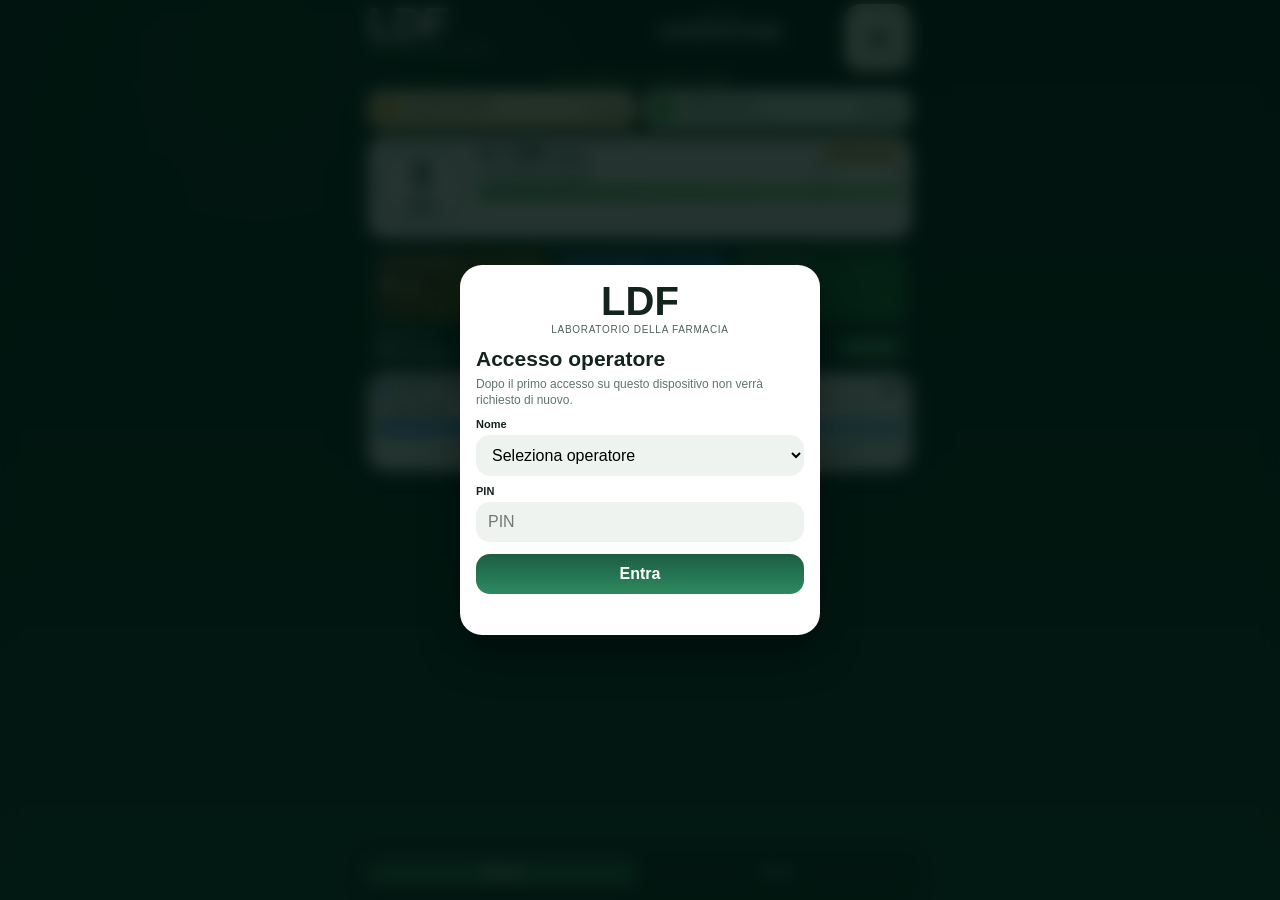
<file: index.html>
<!DOCTYPE html>
<html lang="it">
<head>
  <meta charset="UTF-8">
  <meta name="viewport" content="width=device-width, initial-scale=1.0, viewport-fit=cover">
  <meta name="theme-color" content="#041b17">
  <meta name="apple-mobile-web-app-capable" content="yes">
  <meta name="apple-mobile-web-app-status-bar-style" content="black-translucent">
  <meta name="apple-mobile-web-app-title" content="Montesano LDF">
  <title>Montesano LDF</title>
  <link rel="manifest" href="manifest.json">
  <link rel="apple-touch-icon" href="apple-touch-icon.png">
  <link rel="icon" type="image/png" href="icon-512.png">
  <link rel="stylesheet" href="style.css">
</head>
<body>
  <div id="loginOverlay" class="login-overlay">
    <div class="login-card">
      <div class="login-brand">
        <div class="login-logo">LDF</div>
        <div class="login-sub">LABORATORIO DELLA FARMACIA</div>
      </div>
      <div class="login-title">Accesso operatore</div>
      <div class="login-copy">Dopo il primo accesso su questo dispositivo non verrà richiesto di nuovo.</div>
      <label class="login-label" for="loginNome">Nome</label>
      <select id="loginNome" class="login-field">
        <option value="">Seleziona operatore</option>
        <option value="Cosimo">Cosimo</option>
        <option value="Daniela">Daniela</option>
        <option value="Patrizia">Patrizia</option>
      </select>
      <label class="login-label" for="loginPin">PIN</label>
      <input id="loginPin" class="login-field" type="password" inputmode="numeric" placeholder="PIN">
      <button id="loginBtn" class="login-btn">Entra</button>
      <div id="loginError" class="login-error"></div>
    </div>
  </div>

  <main class="app">
    <section id="page-obiettivi" class="page active">
      <header class="top">
        <div class="brand">
          <div class="logo-main">LDF</div>
          <div class="logo-sub">LABORATORIO DELLA FARMACIA</div>
        </div>
        <div class="welcome">
          <div class="welcome-small">Bentornato</div>
          <div class="welcome-name" id="welcomeName">OPERATORE</div>
        </div>
        <div class="avatar-card"><div class="avatar-initial" id="avatarInitial">O</div></div>
      </header>

      <div class="month-title">I TUOI OBIETTIVI DI QUESTO MESE</div>

      <section class="goal-top">
        <div class="goal-chip gold">
          <div class="goal-num">1</div>
          <div class="goal-copy">
            <div class="goal-title">OBIETTIVO MINIMO</div>
            <div class="goal-sub">Per il premio base</div>
          </div>
          <div class="goal-value"><span id="goalMinTop">121</span> <span>PEZZI</span></div>
        </div>
        <div class="goal-chip green">
          <div class="goal-num">2</div>
          <div class="goal-copy">
            <div class="goal-title">OBIETTIVO MAX</div>
            <div class="goal-sub">Il tuo massimo potenziale</div>
          </div>
          <div class="goal-value"><span id="goalMaxTop">150</span> <span>PEZZI</span></div>
        </div>
      </section>

      <section class="card white hero-card">
        <div class="hero-grid">
          <div class="hero-left">
            <div class="ring" id="ring">
              <div class="ring-inner">
                <div class="ring-value" id="piecesDone">0</div>
                <div class="ring-text">PEZZI<br>FATTI</div>
              </div>
            </div>
          </div>
          <div class="hero-right">
            <div class="hero-line">
              <div class="hero-big" id="heroBig">0 / 150 <span>PEZZI</span></div>
              <div class="hero-pill">OBIETTIVO MAX</div>
            </div>
            <div class="hero-percent" id="heroPercentText">Sei allo 0% del massimo</div>
            <div class="track silver">
              <div class="fill green-fill" id="heroFill"></div>
              <div class="marker min-marker"><span id="minMarkerText">121</span></div>
              <div class="marker max-marker"><span id="maxMarkerText">150</span></div>
            </div>
          </div>
        </div>
      </section>

      <section class="stats dark-card">
        <div class="stat amber">
          <div class="stat-title">MANCANO AL MINIMO</div>
          <div class="stat-value" id="toMin">0 <span>pezzi</span></div>
        </div>
        <div class="stat blue">
          <div class="stat-title">MANCANO AL MASSIMO</div>
          <div class="stat-value" id="toMax">0 <span>pezzi</span></div>
        </div>
        <div class="stat green">
          <div class="stat-title">RITMO NECESSARIO</div>
          <div class="stat-value" id="needDay">0 <span>pezzi/giorno</span></div>
        </div>

        <div class="bottom-stats">
          <div class="bottom-stat">
            <div class="bottom-title">MEDIA ATTUALE</div>
            <div class="bottom-value" id="avg">0.0 <span>pezzi/giorno</span></div>
          </div>
          <div class="divider"></div>
          <div class="bottom-stat">
            <div class="bottom-title">PREVISIONE FINE MESE</div>
            <div class="bottom-value" id="forecast">0 <span>pezzi</span></div>
          </div>
          <div class="forecast-pill" id="forecastPill">Inizia il mese</div>
        </div>
      </section>

      <section class="card white group-card">
        <div class="row-head">
          <div class="section-title">👥 OBIETTIVO DI GRUPPO</div>
          <div class="section-percent" id="groupPercent">0%</div>
        </div>
        <div class="group-main" id="groupMain">0 / 450 PEZZI</div>
        <div class="track silver group-track">
          <div class="fill blue-fill glow" id="groupFill"></div>
        </div>
        <div class="group-row">
          <div class="group-item"><span>MANCANO:</span> <strong id="groupMissing">450</strong></div>
          <div class="group-item"><span>PREVISIONE:</span> <strong id="groupForecast">0</strong></div>
          <div class="group-item"><span>SERVE:</span> <strong><span id="groupNeed">0</span> al giorno</strong></div>
        </div>
      </section>
    </section>

    <section id="page-storico" class="page">
      <header class="storico-top">
        <div>
          <div class="storico-kicker">Storico annuale</div>
          <div class="storico-title">Andamento</div>
        </div>
        <div class="storico-badge" id="storicoUserName">Operatore</div>
      </header>

      <section class="card annual-card">
        <div class="annual-head">
          <div>
            <div class="annual-kicker">Raggiungimento annuale</div>
            <div class="annual-big"><span id="annualTotal">0</span> / 5400 <span>pz</span></div>
          </div>
          <div class="annual-percent" id="annualPercent">0%</div>
        </div>
        <div class="track silver annual-track">
          <div class="fill green-fill" id="annualFill"></div>
        </div>
      </section>

      <section class="card storico-list-card">
        <div class="storico-list-head">
          <div class="storico-col left">Personali</div>
          <div class="storico-col right">Gruppo</div>
        </div>
        <div id="monthsList"></div>
      </section>

      <button id="logoutBtn" class="logout-btn">Cambia operatore</button>
    </section>

    <div class="nav-spacer"></div>
    <nav class="bottom-nav">
      <button class="nav active" data-target="obiettivi">Obiettivi</button>
      <button class="nav" data-target="storico">Storico</button>
    </nav>
  </main>
  <script src="app.js"></script>
</body>
</html>
</file>
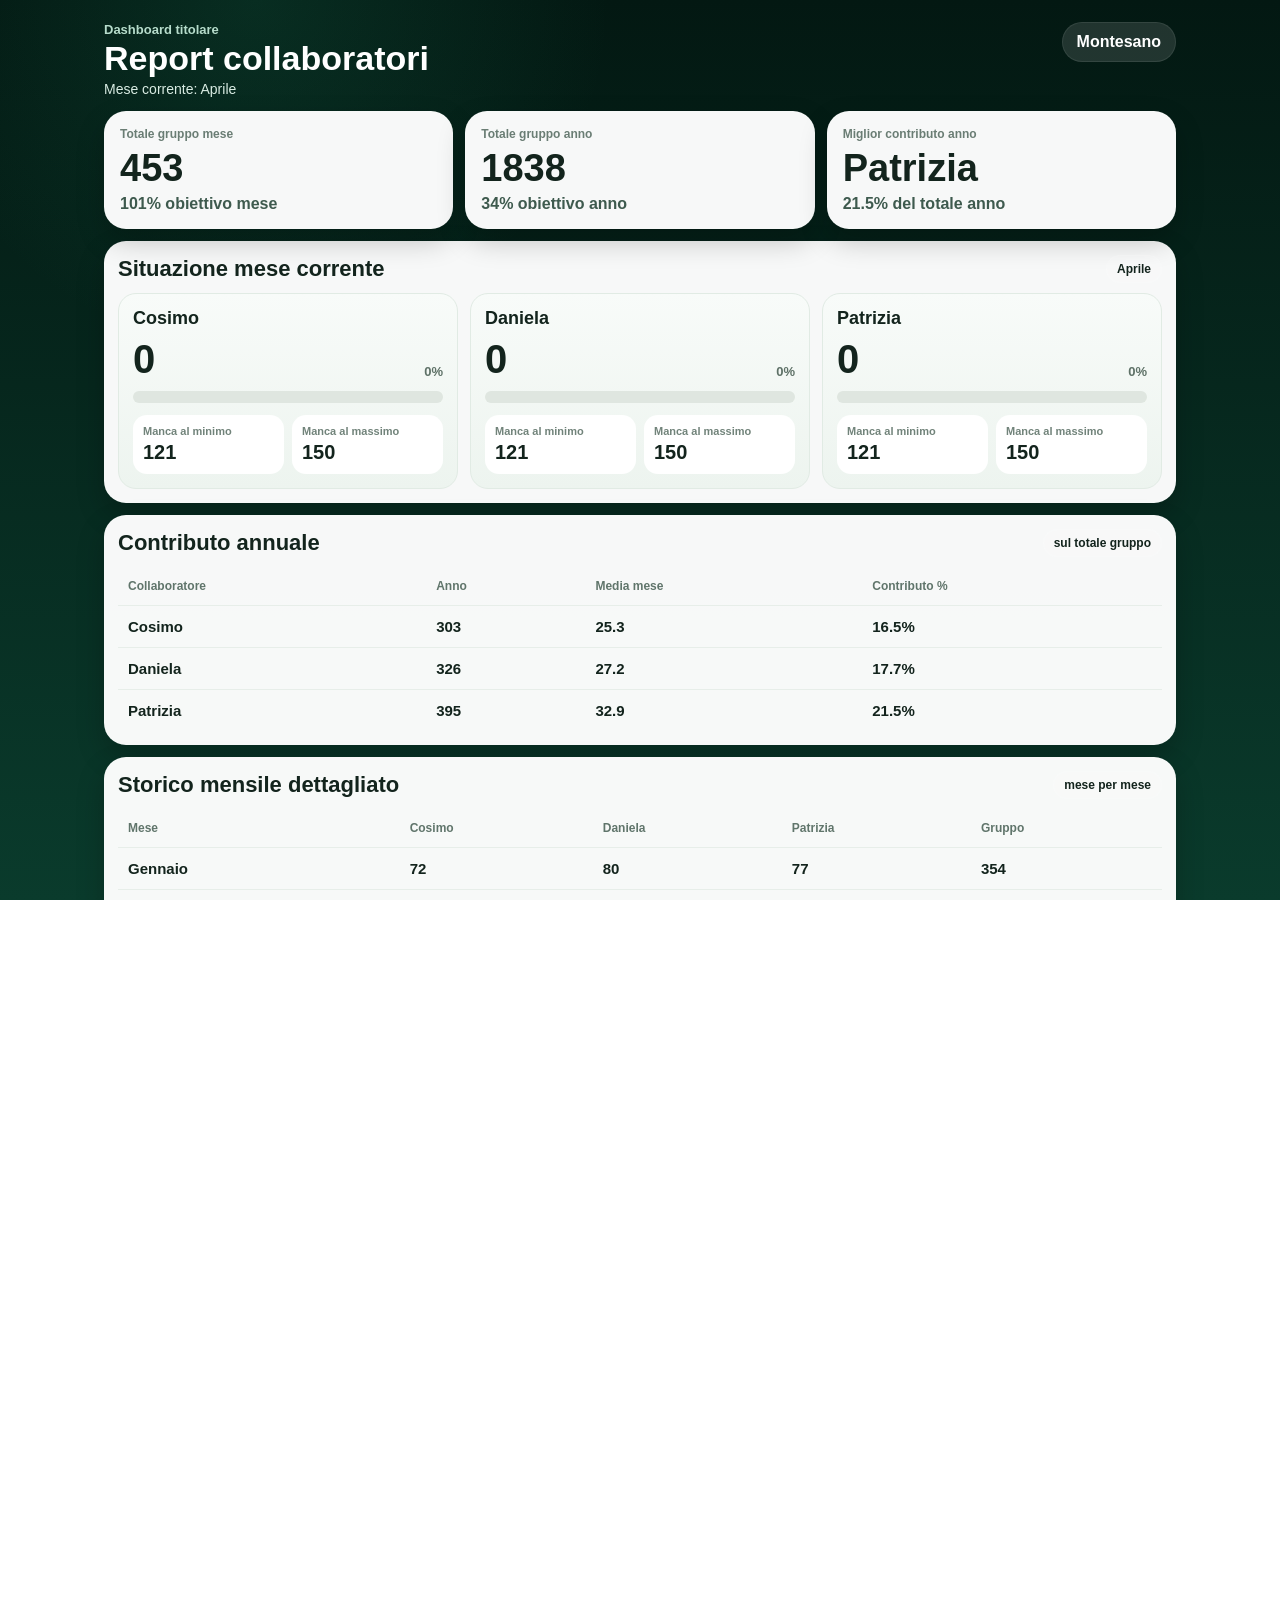
<file: titolare.html>
<!DOCTYPE html>
<html lang="it">
<head>
  <meta charset="UTF-8">
  <meta name="viewport" content="width=device-width, initial-scale=1.0, viewport-fit=cover">
  <meta name="theme-color" content="#041b17">
  <title>Montesano LDF | Titolare</title>
  <link rel="stylesheet" href="style.css">
  <link rel="stylesheet" href="titolare.css">
</head>
<body class="owner-body">
  <main class="owner-app">
    <header class="owner-header">
      <div>
        <div class="owner-kicker">Dashboard titolare</div>
        <h1>Report collaboratori</h1>
        <div class="owner-sub" id="ownerCurrentMonth">Mese corrente</div>
      </div>
      <div class="owner-pill">Montesano</div>
    </header>

    <section class="owner-summary-grid">
      <article class="owner-card">
        <div class="owner-label">Totale gruppo mese</div>
        <div class="owner-big" id="groupMonthTotal">0</div>
        <div class="owner-note" id="groupMonthProgress">0% obiettivo mese</div>
      </article>
      <article class="owner-card">
        <div class="owner-label">Totale gruppo anno</div>
        <div class="owner-big" id="groupYearTotal">0</div>
        <div class="owner-note" id="groupYearProgress">0% obiettivo anno</div>
      </article>
      <article class="owner-card">
        <div class="owner-label">Miglior contributo anno</div>
        <div class="owner-big" id="bestContributor">-</div>
        <div class="owner-note" id="bestContributorPct">0%</div>
      </article>
    </section>

    <section class="owner-block">
      <div class="block-head">
        <h2>Situazione mese corrente</h2>
        <div class="mini-pill" id="ownerMonthName">-</div>
      </div>
      <div id="currentMonthCards" class="employee-cards"></div>
    </section>

    <section class="owner-block">
      <div class="block-head">
        <h2>Contributo annuale</h2>
        <div class="mini-pill">sul totale gruppo</div>
      </div>
      <div class="table-wrap">
        <table class="owner-table">
          <thead>
            <tr>
              <th>Collaboratore</th>
              <th>Anno</th>
              <th>Media mese</th>
              <th>Contributo %</th>
            </tr>
          </thead>
          <tbody id="annualContributionBody"></tbody>
        </table>
      </div>
    </section>

    <section class="owner-block">
      <div class="block-head">
        <h2>Storico mensile dettagliato</h2>
        <div class="mini-pill">mese per mese</div>
      </div>
      <div class="table-wrap">
        <table class="owner-table wide" id="historyTable">
          <thead>
            <tr id="historyHeadRow">
              <th>Mese</th>
            </tr>
          </thead>
          <tbody id="monthlyHistoryBody"></tbody>
        </table>
      </div>
    </section>

    <section class="owner-block">
      <div class="block-head">
        <h2>Report per collaboratore</h2>
        <div class="mini-pill">mese + anno</div>
      </div>
      <div id="employeeReports" class="employee-report-grid"></div>
    </section>
  </main>
  <script src="titolare.js"></script>
</body>
</html>
</file>
<file: style.css>
:root{
  --bg1:#031812; --bg2:#0a3b2c; --text:#13241d; --muted:#67786f;
  --green:#28af4b; --green2:#7cde76; --blue:#2f88ff; --blue2:#67d2ff;
  --shadow:0 10px 22px rgba(0,0,0,.24);
}
*{box-sizing:border-box}
html,body{
  margin:0;padding:0;font-family:Inter,Arial,sans-serif;height:100%;overflow-x:hidden;
}
body{
  min-height:100vh;color:#fff;
  padding-top:env(safe-area-inset-top);
  padding-bottom:env(safe-area-inset-bottom);
  background:
    radial-gradient(circle at 20% 0%, rgba(33,154,111,.16), transparent 26%),
    linear-gradient(180deg,var(--bg1),var(--bg2));
}
button,select,input{font:inherit}
.app{
  width:min(100%,560px);
  margin:0 auto;
  padding:calc(4px + env(safe-area-inset-top)) 8px calc(92px + env(safe-area-inset-bottom));
}
.page{display:none}
.page.active{display:block}

/* login */
.login-overlay{position:fixed;inset:0;z-index:99;display:flex;align-items:center;justify-content:center;padding:18px;background:rgba(2,19,15,.86);backdrop-filter:blur(8px)}
.login-card{width:min(100%,360px);background:#fff;color:#13241d;border-radius:22px;padding:16px;box-shadow:0 20px 40px rgba(0,0,0,.35)}
.login-brand{text-align:center;margin-bottom:12px}
.login-logo{font-size:40px;font-weight:900;line-height:1}
.login-sub{font-size:10px;color:#4d6158;letter-spacing:.7px;margin-top:3px}
.login-title{font-size:21px;font-weight:900;margin-top:6px}
.login-copy{font-size:12px;color:#60756b;line-height:1.35;margin-top:5px;margin-bottom:10px}
.login-label{display:block;font-size:11px;font-weight:800;margin:9px 0 5px}
.login-field{width:100%;border:none;outline:none;border-radius:14px;background:#eef3f0;padding:11px 12px}
.login-btn{width:100%;border:none;border-radius:14px;padding:11px;margin-top:12px;background:linear-gradient(180deg,#1b5e42,#2e8a60);color:#fff;font-weight:900}
.login-error{min-height:18px;margin-top:7px;font-size:11px;color:#b62121}

/* main top */
.top{
  display:grid;
  grid-template-columns:1fr 1fr 68px;
  gap:8px;
  align-items:start;
  margin-top:0;
  margin-bottom:2px;
}
.logo-main{font-size:44px;font-weight:900;line-height:.9;letter-spacing:-2px}
.logo-sub{font-size:7px;color:#d6e8de;letter-spacing:.5px;margin-top:2px}
.welcome{text-align:center;padding-top:8px}
.welcome-small{font-size:9px;color:#d6e8de}
.welcome-name{font-size:20px;font-weight:900;line-height:1.02}
.avatar-card{width:68px;height:68px;border-radius:18px;background:linear-gradient(135deg,#f1f4ef,#d8e0d8);box-shadow:var(--shadow);display:grid;place-items:center;justify-self:end}
.avatar-initial{color:#163322;font-size:26px;font-weight:900}
.month-title{text-align:center;font-size:9px;font-weight:900;color:#8edd93;letter-spacing:1px;margin:2px 0 6px}

/* top cards */
.goal-top{display:grid;grid-template-columns:1fr 1fr;gap:6px;margin-bottom:6px}
.goal-chip{border-radius:14px;padding:7px 8px;display:grid;grid-template-columns:auto 1fr auto;gap:7px;align-items:center;box-shadow:var(--shadow)}
.goal-chip.gold{background:linear-gradient(180deg,#fff6de,#f2e0a7)}
.goal-chip.green{background:linear-gradient(180deg,#eefcf0,#d8f4de)}
.goal-num{width:25px;height:25px;border-radius:50%;display:grid;place-items:center;color:#fff;font-weight:900;font-size:14px;background:linear-gradient(135deg,#cb9b1b,#edcb62)}
.goal-chip.green .goal-num{background:linear-gradient(135deg,#1d8b42,#4dcd69)}
.goal-title{font-size:9px;font-weight:900;color:#1c2e27}
.goal-sub{font-size:8px;color:#687970;margin-top:1px}
.goal-value{font-size:13px;font-weight:900;color:#1c2e27;white-space:nowrap}
.goal-value span{font-size:9px}

.card{border-radius:18px;box-shadow:var(--shadow);margin-bottom:6px}
.white{background:rgba(255,255,255,.97);color:var(--text)}
.hero-card{padding:8px 10px}
.hero-grid{display:grid;grid-template-columns:92px 1fr;gap:9px;align-items:start}
.ring{--p:0;width:88px;height:88px;border-radius:50%;background:conic-gradient(var(--green) calc(var(--p) * 1%), #dfe5df 0);display:grid;place-items:center;position:relative}
.ring:after{content:"";position:absolute;inset:9px;background:#fff;border-radius:50%}
.ring-inner{position:relative;z-index:1;text-align:center}
.ring-value{font-size:36px;font-weight:900;line-height:1}
.ring-text{font-size:10px;font-weight:900;line-height:1.02;margin-top:3px}
.hero-line{display:flex;justify-content:space-between;gap:6px;align-items:flex-start}
.hero-big{font-size:22px;font-weight:900;line-height:1}
.hero-big span{font-size:12px}
.hero-pill{background:linear-gradient(180deg,#f6de92,#efc85c);padding:5px 9px;border-radius:10px;font-size:8px;font-weight:900;white-space:nowrap}
.hero-percent{margin-top:5px;font-size:10px;color:#31423a;font-weight:700}
.track{position:relative;height:10px;border-radius:999px;overflow:visible}
.silver{background:linear-gradient(180deg,#ededed,#d7d7d7);margin-top:7px}
.fill{height:100%;border-radius:999px}
.green-fill{background:linear-gradient(90deg,var(--green),var(--green2))}
.blue-fill{background:linear-gradient(90deg,var(--blue),var(--blue2))}
.marker{position:absolute;top:-6px;width:0;height:21px;border-left:2px solid rgba(0,0,0,.26)}
.marker span{position:absolute;top:-18px;left:50%;transform:translateX(-50%);background:#fff;padding:3px 5px;border-radius:8px;font-size:8px;font-weight:900;box-shadow:0 4px 10px rgba(0,0,0,.14)}
.min-marker{left:80.6667%}
.max-marker{left:100%}

/* stats */
.dark-card{background:linear-gradient(180deg, rgba(6,49,39,.94), rgba(9,61,47,.94));border-radius:18px;box-shadow:var(--shadow);padding:7px;margin-bottom:6px}
.stats{display:grid;grid-template-columns:1fr 1fr 1fr;gap:6px}
.stat{min-height:68px;border-radius:13px;padding:7px;color:#fff}
.stat.amber{background:linear-gradient(135deg,#3d3320,#8e6e21)}
.stat.blue{background:linear-gradient(135deg,#18486b,#2379c8)}
.stat.green{background:linear-gradient(135deg,#124c2b,#177f3f)}
.stat-title{font-size:7px;font-weight:900}
.stat-value{margin-top:7px;font-size:21px;font-weight:900;line-height:1}
.stat-value span{font-size:9px;font-weight:700}
.bottom-stats{grid-column:1 / -1;display:grid;grid-template-columns:1fr 1px 1fr auto;gap:6px;align-items:center;padding:7px 3px 0}
.divider{width:1px;height:24px;background:rgba(255,255,255,.12)}
.bottom-title{font-size:7px;font-weight:900;color:#c5ded3}
.bottom-value{margin-top:3px;font-size:15px;font-weight:900}
.bottom-value span{font-size:9px;font-weight:700}
.forecast-pill{background:linear-gradient(180deg,#2a7a53,#3cb267);padding:5px 7px;border-radius:999px;font-size:8px;font-weight:900;white-space:nowrap}

/* group */
.group-card{padding:8px}
.row-head{display:flex;justify-content:space-between;gap:8px;align-items:flex-start}
.section-title{font-size:12px;font-weight:900}
.section-percent{font-size:16px;font-weight:900;color:#4d8171}
.group-main{margin-top:3px;font-size:12px;font-weight:900;color:#1f3029}
.group-track{margin-top:7px}
.glow{box-shadow:0 0 10px rgba(89,194,255,.6)}
.group-row{display:grid;grid-template-columns:1fr 1fr 1fr;gap:5px;margin-top:8px}
.group-item{background:#f4f7f4;border-radius:9px;padding:6px 4px;text-align:center;font-size:9px;color:#1a2a23}
.group-item span{font-size:7px;font-weight:900;color:#6b7b72}

/* storico */
.storico-top{display:flex;justify-content:space-between;align-items:end;margin-bottom:8px;padding-top:2px}
.storico-kicker{font-size:10px;color:#d6e8de;font-weight:800}
.storico-title{font-size:28px;font-weight:900;line-height:1}
.storico-badge{background:rgba(255,255,255,.12);padding:8px 12px;border-radius:999px;font-size:12px;font-weight:900}
.annual-card{background:rgba(255,255,255,.97);color:var(--text);padding:12px}
.annual-head{display:flex;justify-content:space-between;gap:8px;align-items:end}
.annual-kicker{font-size:10px;color:var(--muted);font-weight:900}
.annual-big{font-size:28px;font-weight:900;line-height:1;margin-top:4px}
.annual-big span{font-size:12px}
.annual-percent{font-size:24px;font-weight:900;color:#1d7a46}
.annual-track{margin-top:10px}
.storico-list-card{background:rgba(255,255,255,.97);color:var(--text);padding:10px}
.storico-list-head{display:grid;grid-template-columns:1fr 1fr;gap:8px;padding:4px 6px 8px}
.storico-col{font-size:10px;font-weight:900;color:var(--muted)}
.storico-col.right{text-align:right}
.month-row{display:grid;grid-template-columns:82px 1fr 1fr;gap:8px;align-items:center;padding:9px 6px;border-top:1px solid #eef2ef}
.month-name{font-size:12px;font-weight:900}
.month-box{background:#f5f7f5;border-radius:12px;padding:9px 8px}
.month-box.group{background:#eef6ff}
.month-box-title{font-size:8px;color:var(--muted);font-weight:900}
.month-box-value{font-size:18px;font-weight:900;line-height:1;margin-top:4px}
.month-box-sub{font-size:9px;color:var(--muted);margin-top:4px}
.logout-btn{width:100%;border:none;background:rgba(255,255,255,.12);color:#fff;border-radius:14px;padding:12px;margin-top:8px}

/* nav */
.nav-spacer{height:4px}
.bottom-nav{
  position:fixed;left:50%;bottom:8px;transform:translateX(-50%);
  width:min(calc(100% - 20px),560px);
  padding:6px;padding-bottom:calc(6px + env(safe-area-inset-bottom));
  border-radius:18px;background:rgba(8,39,31,.95);
  border:1px solid rgba(255,255,255,.08);
  box-shadow:0 12px 28px rgba(0,0,0,.32);
  display:grid;grid-template-columns:repeat(2,1fr);gap:6px;
}
.nav{border:none;background:transparent;text-align:center;padding:8px 6px;border-radius:11px;font-size:10px;font-weight:800;color:#d8e6de}
.nav.active{background:linear-gradient(180deg,#1b5e42,#2e8a60);color:#fff}

/* extra-tight app mode */
@media (display-mode: standalone), (display-mode: fullscreen) {
  .app{padding-top:calc(2px + env(safe-area-inset-top));}
  .top{margin-top:0}
  .logo-main{font-size:40px}
  .welcome-name{font-size:18px}
  .avatar-card{width:62px;height:62px}
  .goal-chip{padding:6px 8px}
  .hero-card{padding:7px 9px}
  .hero-grid{grid-template-columns:82px 1fr}
  .ring{width:78px;height:78px}
  .ring-value{font-size:31px}
  .hero-big{font-size:20px}
  .stats .stat{min-height:62px}
  .bottom-nav{bottom:6px}
}
</file>
<file: titolare.css>
.owner-body{
  min-height:100vh;
  margin:0;
  color:#fff;
  background:
    radial-gradient(circle at 20% 0%, rgba(33,154,111,.16), transparent 26%),
    linear-gradient(180deg,#031812,#0a3b2c);
  font-family:Inter,Arial,sans-serif;
}
.owner-app{
  width:min(100%,1100px);
  margin:0 auto;
  padding:22px 14px 28px;
}
.owner-header{
  display:flex;
  justify-content:space-between;
  gap:12px;
  align-items:flex-start;
  margin-bottom:14px;
}
.owner-kicker{
  color:#b6dccb;
  font-size:13px;
  font-weight:800;
}
.owner-header h1{
  margin:4px 0 6px;
  font-size:34px;
  line-height:1;
}
.owner-sub{
  color:#d9ece3;
  font-size:14px;
}
.owner-pill,.mini-pill{
  background:rgba(255,255,255,.12);
  border:1px solid rgba(255,255,255,.08);
  border-radius:999px;
  padding:10px 14px;
  font-weight:800;
}
.mini-pill{
  padding:6px 10px;
  font-size:12px;
}
.owner-summary-grid{
  display:grid;
  grid-template-columns:repeat(3,1fr);
  gap:12px;
  margin-bottom:12px;
}
.owner-card,.owner-block{
  background:rgba(255,255,255,.97);
  color:#13241d;
  border-radius:22px;
  box-shadow:0 12px 28px rgba(0,0,0,.22);
}
.owner-card{
  padding:16px;
}
.owner-label{
  color:#6a7d74;
  font-size:12px;
  font-weight:900;
}
.owner-big{
  font-size:38px;
  font-weight:900;
  line-height:1;
  margin-top:8px;
}
.owner-note{
  margin-top:8px;
  color:#3e5a4e;
  font-weight:700;
}
.owner-block{
  padding:14px;
  margin-bottom:12px;
}
.block-head{
  display:flex;
  justify-content:space-between;
  gap:10px;
  align-items:center;
  margin-bottom:10px;
}
.block-head h2{
  margin:0;
  font-size:22px;
}
.employee-cards{
  display:grid;
  grid-template-columns:repeat(3,1fr);
  gap:12px;
}
.employee-month-card{
  border-radius:18px;
  padding:14px;
  background:linear-gradient(180deg,#f8fbf9,#edf4ef);
  border:1px solid #e1ebe4;
}
.employee-name{
  font-size:18px;
  font-weight:900;
}
.employee-main{
  display:flex;
  justify-content:space-between;
  align-items:end;
  gap:10px;
  margin-top:10px;
}
.employee-value{
  font-size:40px;
  font-weight:900;
  line-height:1;
}
.employee-meta{
  color:#5e7167;
  font-size:13px;
  font-weight:800;
}
.progress-bar{
  height:12px;
  background:#dfe6e0;
  border-radius:999px;
  overflow:hidden;
  margin-top:12px;
}
.progress-fill{
  height:100%;
  border-radius:999px;
  background:linear-gradient(90deg,#28af4b,#7cde76);
}
.employee-bottom{
  display:grid;
  grid-template-columns:1fr 1fr;
  gap:8px;
  margin-top:12px;
}
.mini-stat{
  background:#fff;
  border-radius:14px;
  padding:10px;
}
.mini-stat-label{
  color:#71837a;
  font-size:11px;
  font-weight:900;
}
.mini-stat-value{
  margin-top:4px;
  font-size:20px;
  font-weight:900;
}
.table-wrap{
  overflow:auto;
}
.owner-table{
  width:100%;
  border-collapse:collapse;
  min-width:640px;
}
.owner-table th,
.owner-table td{
  padding:12px 10px;
  text-align:left;
  border-bottom:1px solid #e7eee9;
}
.owner-table th{
  color:#60756b;
  font-size:12px;
  font-weight:900;
}
.owner-table td{
  font-size:15px;
  font-weight:700;
}
.owner-table tbody tr:last-child td{
  border-bottom:none;
}
.employee-report-grid{
  display:grid;
  grid-template-columns:repeat(3,1fr);
  gap:12px;
}
.employee-report-card{
  border-radius:18px;
  padding:14px;
  background:linear-gradient(180deg,#f8fbf9,#edf4ef);
  border:1px solid #e1ebe4;
}
.report-title{
  font-size:18px;
  font-weight:900;
}
.report-grid{
  display:grid;
  grid-template-columns:1fr 1fr;
  gap:10px;
  margin-top:12px;
}
.report-box{
  background:#fff;
  border-radius:14px;
  padding:10px;
}
.report-box-label{
  color:#71837a;
  font-size:11px;
  font-weight:900;
}
.report-box-value{
  margin-top:4px;
  font-size:22px;
  font-weight:900;
}
.report-box-sub{
  margin-top:4px;
  color:#60756b;
  font-size:12px;
  font-weight:700;
}
@media (max-width: 820px){
  .owner-summary-grid,.employee-cards,.employee-report-grid{
    grid-template-columns:1fr;
  }
  .owner-header{
    flex-direction:column;
  }
}
</file>
